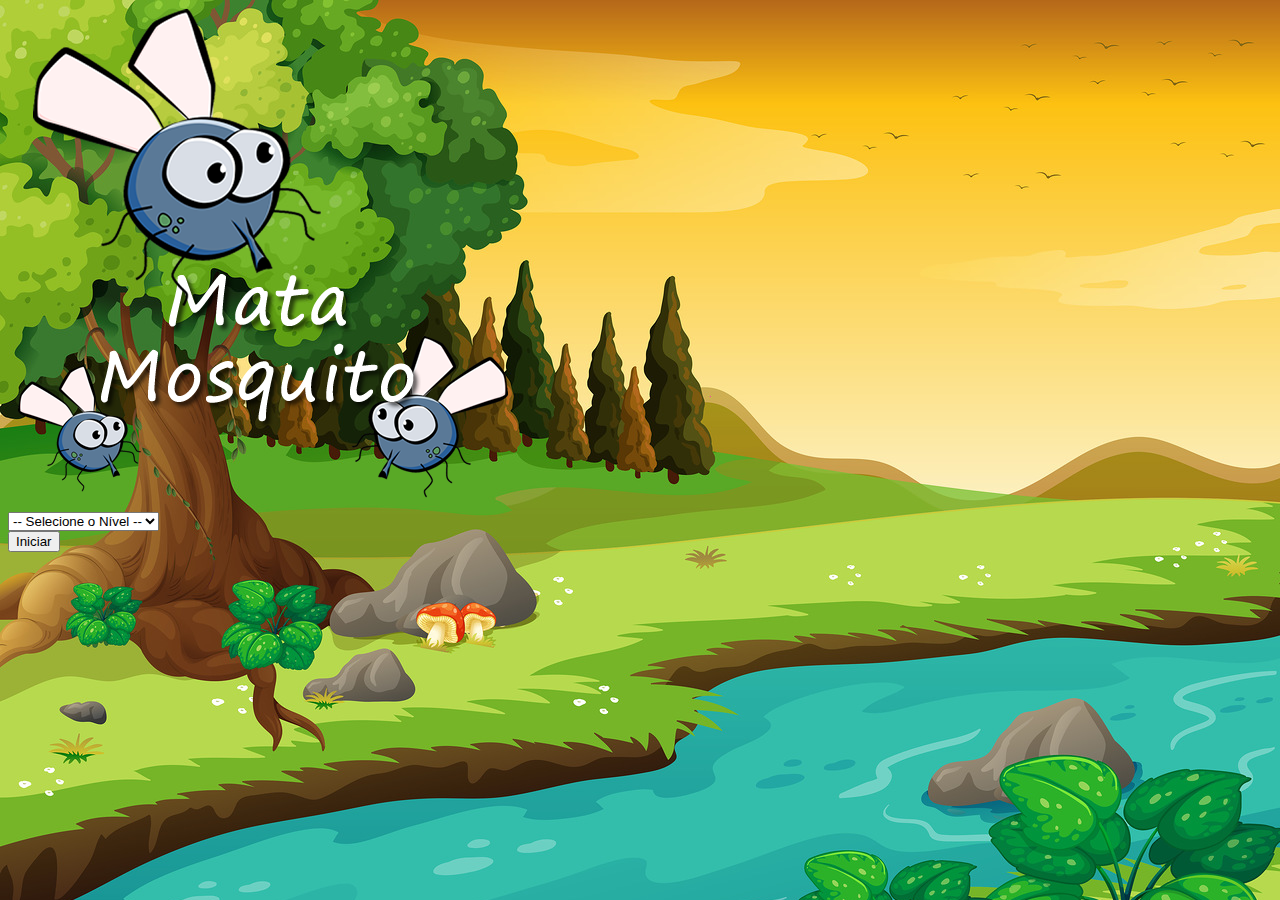
<file: index.html>
<!DOCTYPE html>
<html lang="pt-br">
<head>
    <meta charset="UTF-8">
    <meta http-equiv="X-UA-Compatible" content="IE=edge">
    <meta name="viewport" content="width=device-width, initial-scale=1.0">
    <link href="https://cdn.jsdelivr.net/npm/bootstrap@5.0.0-beta2/dist/css/bootstrap.min.css" rel="stylesheet" integrity="sha384-BmbxuPwQa2lc/FVzBcNJ7UAyJxM6wuqIj61tLrc4wSX0szH/Ev+nYRRuWlolflfl" crossorigin="anonymous">
    <link rel="stylesheet" href="css/style.css">
    <title>MATA MOSCA</title>

    <script>
        function iniciarJogo() {
            var nivel = document.getElementById('nivel').value;
            if (nivel === '') {
                alert('Necessário selecionar um nivel para iniciar o jogo!!!');
                return false;
            }
            window.location.href = 'game.html?' + nivel;
        }
    </script>
</head>
<body>
    <div class="container">
        <div class="row">
            <div class="col">
                <div class="d-flex justify-content-center">
                    <img src="images/game.png" />
                </div>
            </div>
        </div>

        <div class="row">
            <div class="col">
                <div class="d-flex justify-content-center">
                    <div class="mb-2">
                        <select class="form-control" id="nivel">
                            <option value="">-- Selecione o Nível --</option>
                            <option value="normal">Normal</option>
                            <option value="dificil">Difícil</option>
                            <option value="impossivel">Impossível</option>
                        </select>
                    </div>
                </div>
            </div>
        </div>

        <div class="row">
            <div class="col">
                <div class="d-flex justify-content-center">
                    <button class="btn btn-danger btn-lg" onclick="iniciarJogo()">Iniciar</button>
                </div>
            </div>
        </div>
    </div>
</body>
</html>
</file>
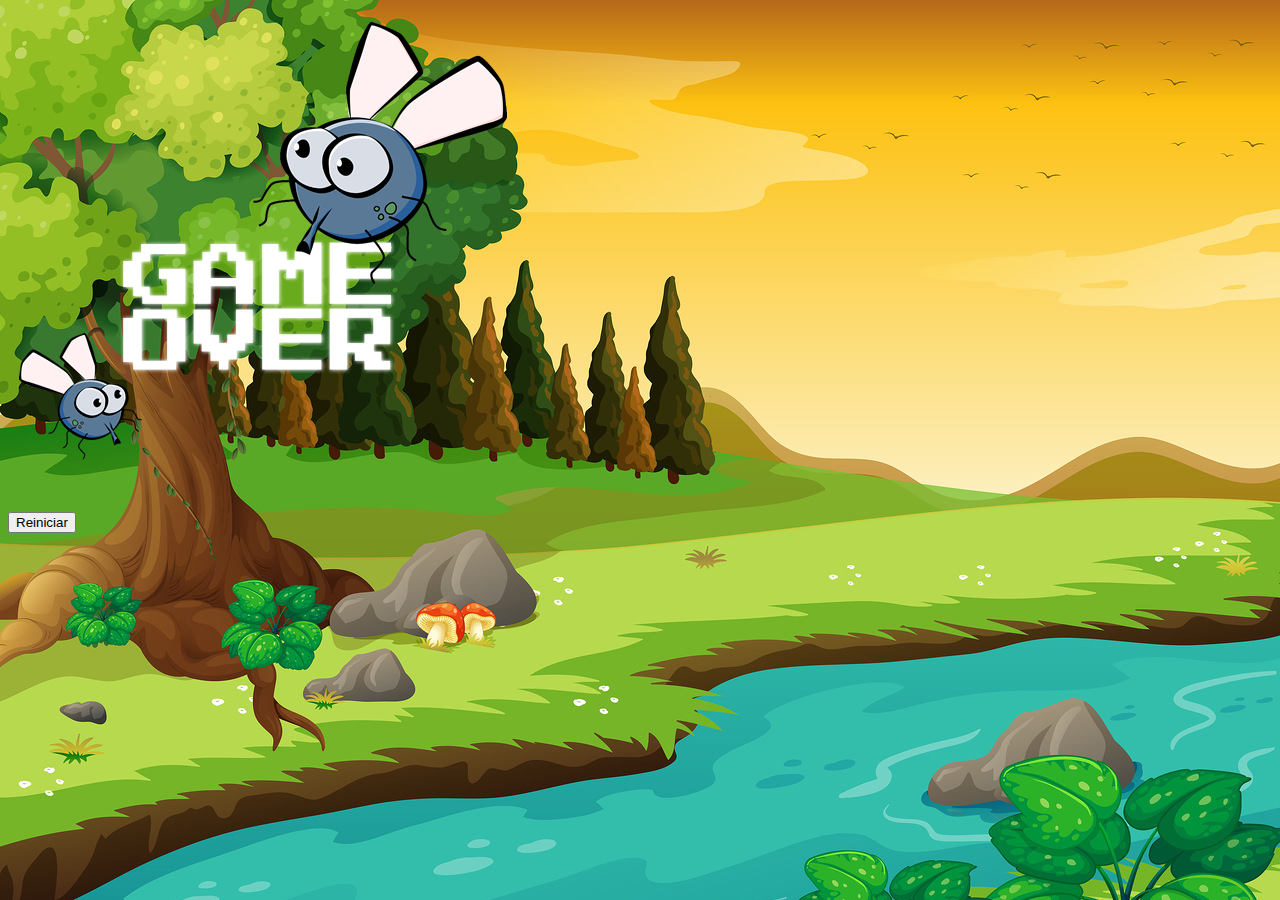
<file: fimDeJogo.html>
<!DOCTYPE html>
<html lang="pt-br">
<head>
    <meta charset="UTF-8">
    <meta http-equiv="X-UA-Compatible" content="IE=edge">
    <meta name="viewport" content="width=device-width, initial-scale=1.0">
    <link href="https://cdn.jsdelivr.net/npm/bootstrap@5.0.0-beta2/dist/css/bootstrap.min.css" rel="stylesheet" integrity="sha384-BmbxuPwQa2lc/FVzBcNJ7UAyJxM6wuqIj61tLrc4wSX0szH/Ev+nYRRuWlolflfl" crossorigin="anonymous">
    <link rel="stylesheet" href="css/style.css">
    <title>GAME OVER</title>
</head>
<body>
    <div class="container">
        <div class="row">
            <div class="col">
                <div class="d-flex justify-content-center">
                    <img src="images/game_over.png" />
                </div>
            </div>
        </div>

        <div class="row">
            <div class="col">
                <div class="d-flex justify-content-center">
                    <button class="btn btn-dark btn-lg" onclick="window.location.href = 'index.html'">Reiniciar</button>
                </div>
            </div>
        </div>
    </div>
</body>
</html>
</file>
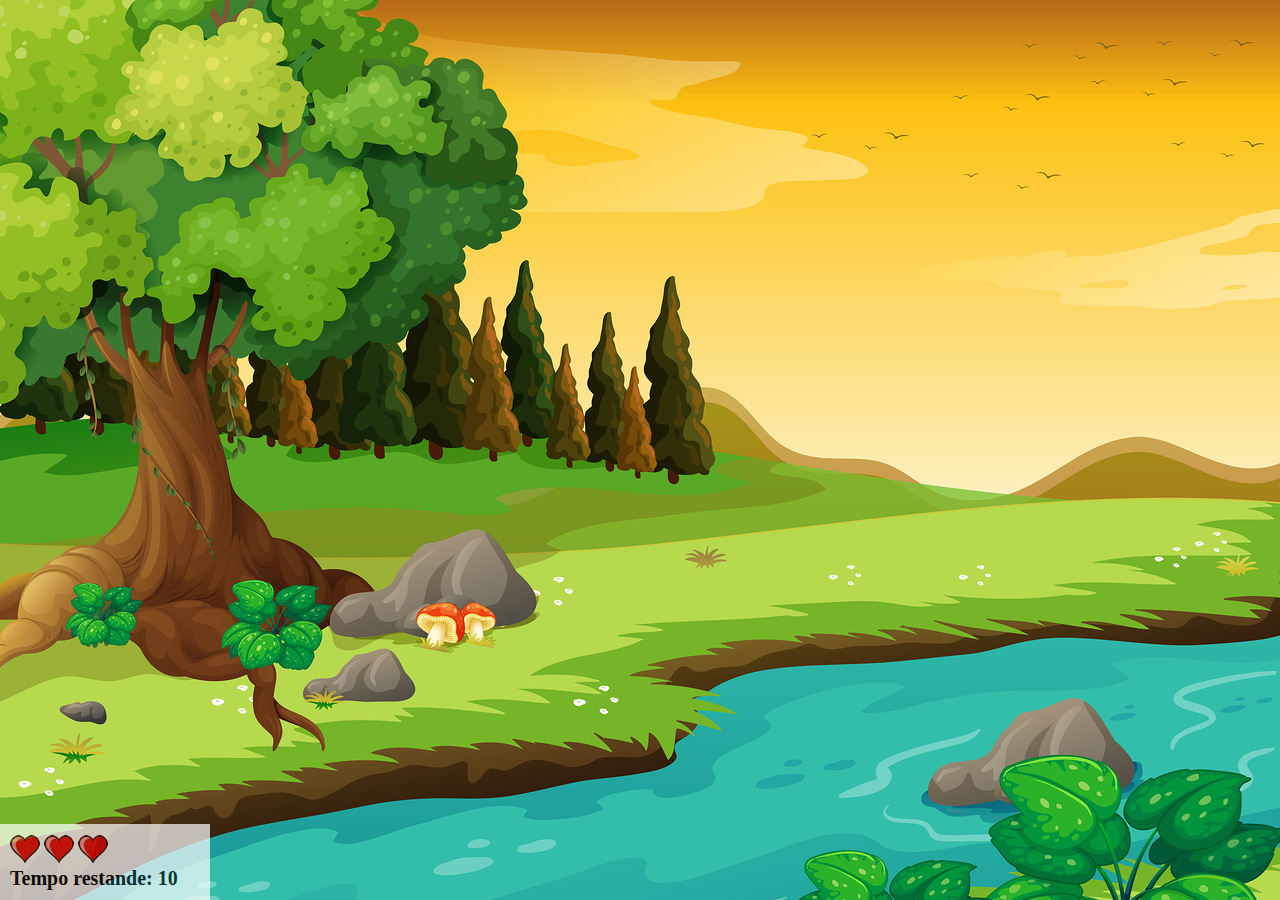
<file: game.html>
<!DOCTYPE html>
<html lang="pt-br">
<head>
    <meta charset="UTF-8">
    <meta http-equiv="X-UA-Compatible" content="IE=edge">
    <meta name="viewport" content="width=device-width, initial-scale=1.0">
    <link rel="stylesheet" href="css/style.css">
    <script src="js/main.js"></script>
    <title>GAME</title>
</head>
<body onresize="ajustaTamanhoPalcoJogo()">

    <div class="painel">
        <div class="vidas">
            <img id="v1" src="images/coracao_cheio.png" />
            <img id="v2" src="images/coracao_cheio.png" />
            <img id="v3" src="images/coracao_cheio.png" />
        </div>

        <div class="cronometro">
            Tempo restande: <span id="cronometro"></span>
        </div>
    </div>
    
    <!-- ABRINDO TAG SCRIPT -->
    <script>
        // Coloca dentro da tag referente ao id cronometro, o valor do tempo, ou seja, o cronometro da aplicação
        document.getElementById('cronometro').innerHTML = tempo;

        /* Intervalo de tempo em que será executada a função.
           Isso gera 1 posição aleatória da mosca a cada 1 segundo
        */
        var criaMosca = setInterval(() => {
            /* ACESSANDO FUNÇÃO */
            posicaoRandomica()
        }, moscaTempo);
    </script>

</body>
</html>
</file>
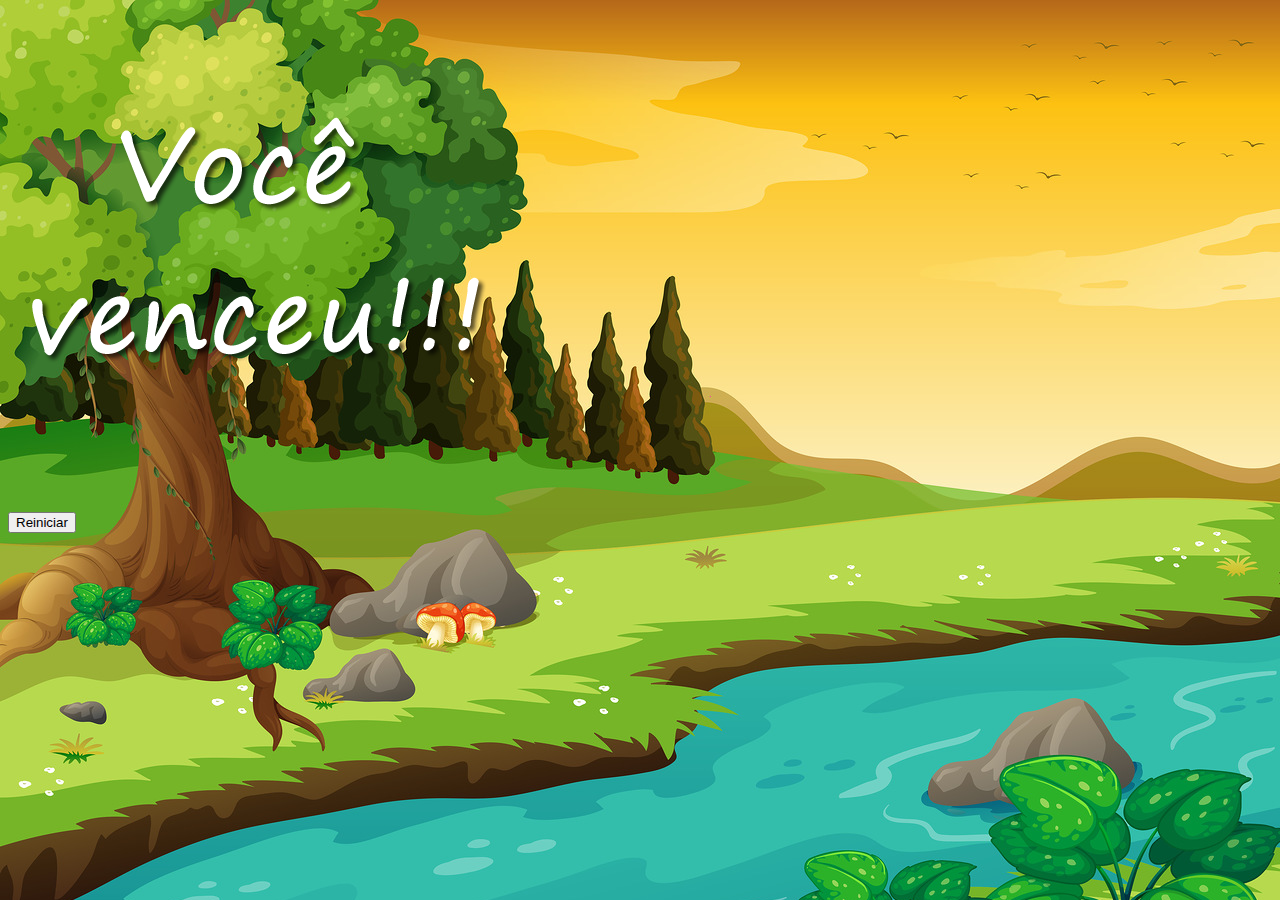
<file: vitoria.html>
<!DOCTYPE html>
<html lang="pt-br">
<head>
    <meta charset="UTF-8">
    <meta http-equiv="X-UA-Compatible" content="IE=edge">
    <meta name="viewport" content="width=device-width, initial-scale=1.0">
    <link href="https://cdn.jsdelivr.net/npm/bootstrap@5.0.0-beta2/dist/css/bootstrap.min.css" rel="stylesheet" integrity="sha384-BmbxuPwQa2lc/FVzBcNJ7UAyJxM6wuqIj61tLrc4wSX0szH/Ev+nYRRuWlolflfl" crossorigin="anonymous">
    <link rel="stylesheet" href="css/style.css">
    <title>GAME OVER</title>
</head>
<body>
    <div class="container">
        <div class="row">
            <div class="col">
                <div class="d-flex justify-content-center">
                    <img src="images/vitoria.png" />
                </div>
            </div>
        </div>

        <div class="row">
            <div class="col">
                <div class="d-flex justify-content-center">
                    <button class="btn btn-dark btn-lg" onclick="window.location.href = 'index.html'">Reiniciar</button>
                </div>
            </div>
        </div>
    </div>
</body>
</html>
</file>
<file: css/style.css>
html {
    cursor: url('../images/mata_mosca.png') 30 30, auto;
}

/* ACESSANDO BODY */
body {
    background-image: url('../images/bg.jpg');
    background-repeat: no-repeat;
    background-size: cover;
}

/* TAMANHO MOSCA */
.mosca1 {
    width: 50px;
}

.mosca2 {
    width: 70px;
}

.mosca3 {
    width: 90px;
}

.ladoA {
    transform: scaleX(1);
}

.ladoB {
    transform: scaleX(-1);
}

/* PAINEL */
.painel {
    position: absolute;
    width: 190px;
    padding: 10px;
    left: 0px;
    bottom: 0px;
    border-top: solid 1px white;
    background-color: white;
    opacity: 0.7;
}

.vidas {
    float: left;
}

.cronometro {
    float: left;
    font-size: 20px;
    font-weight: bold;
}
</file>
